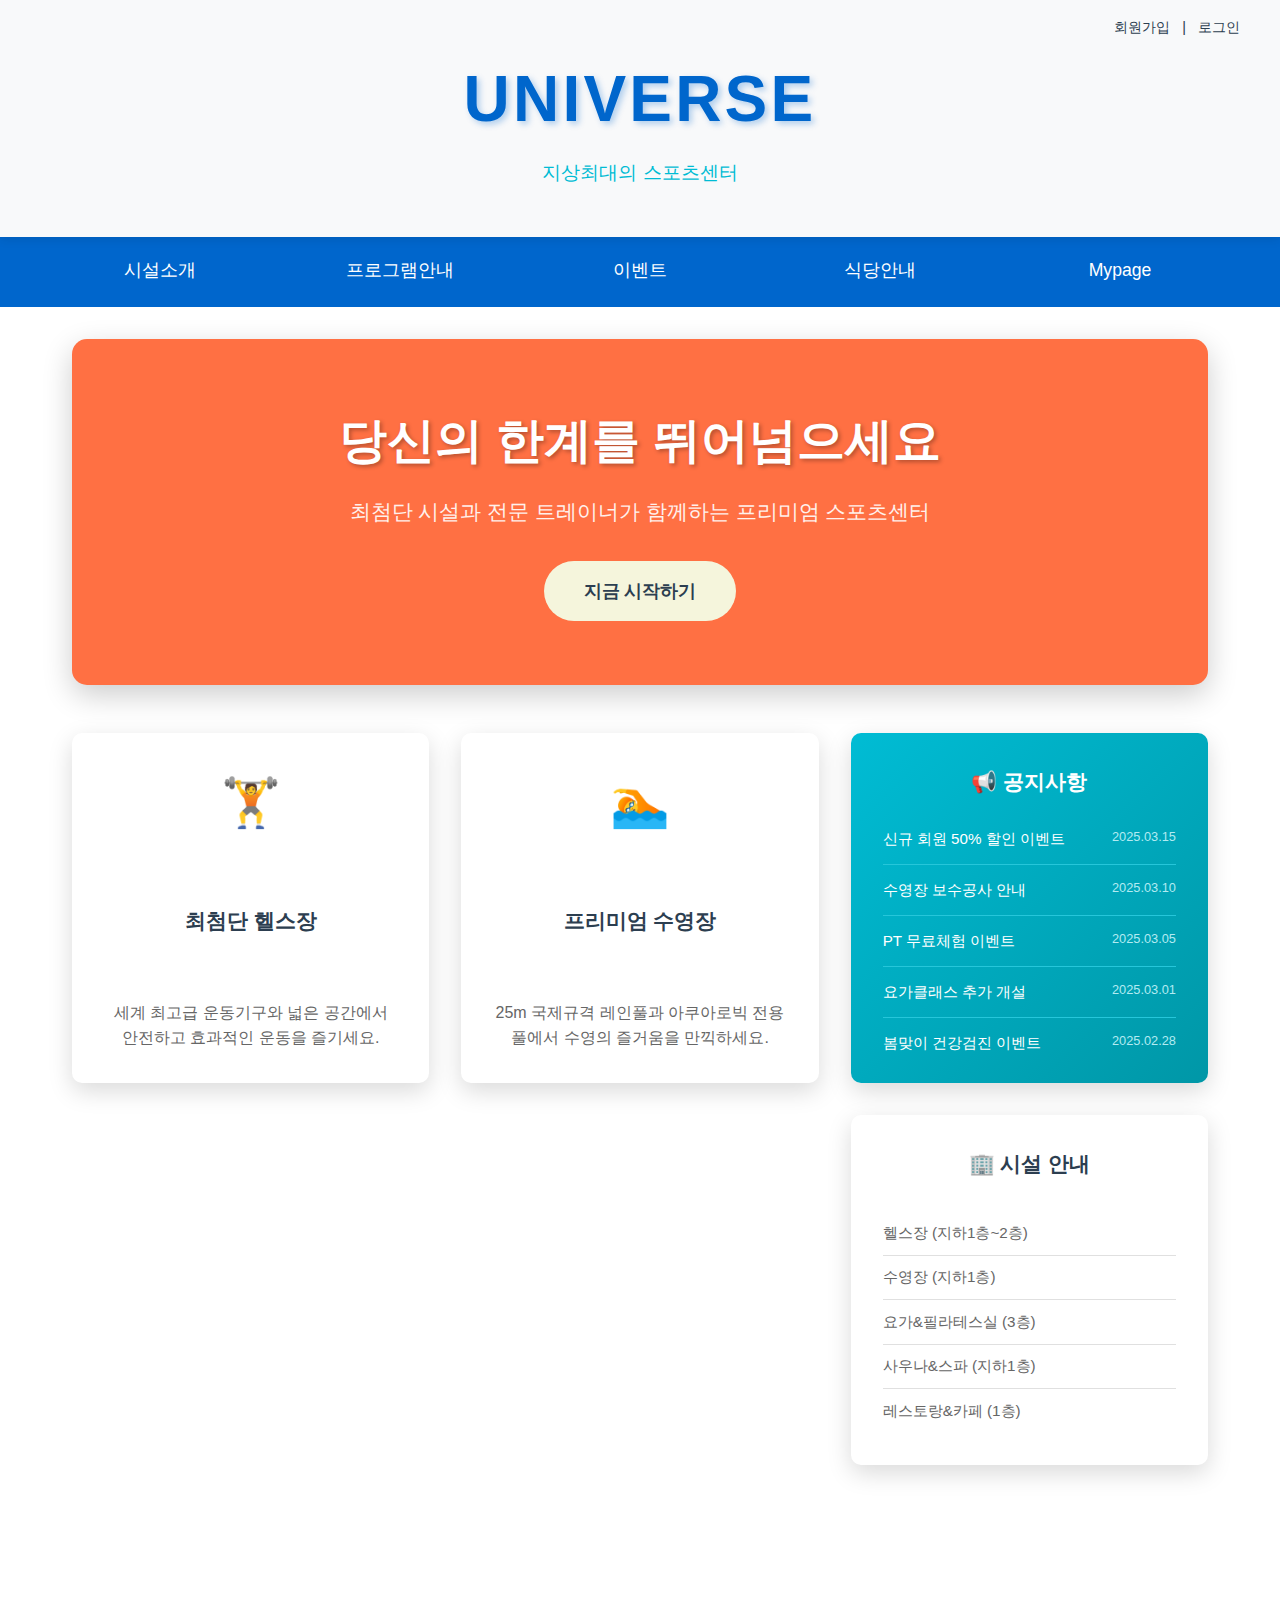
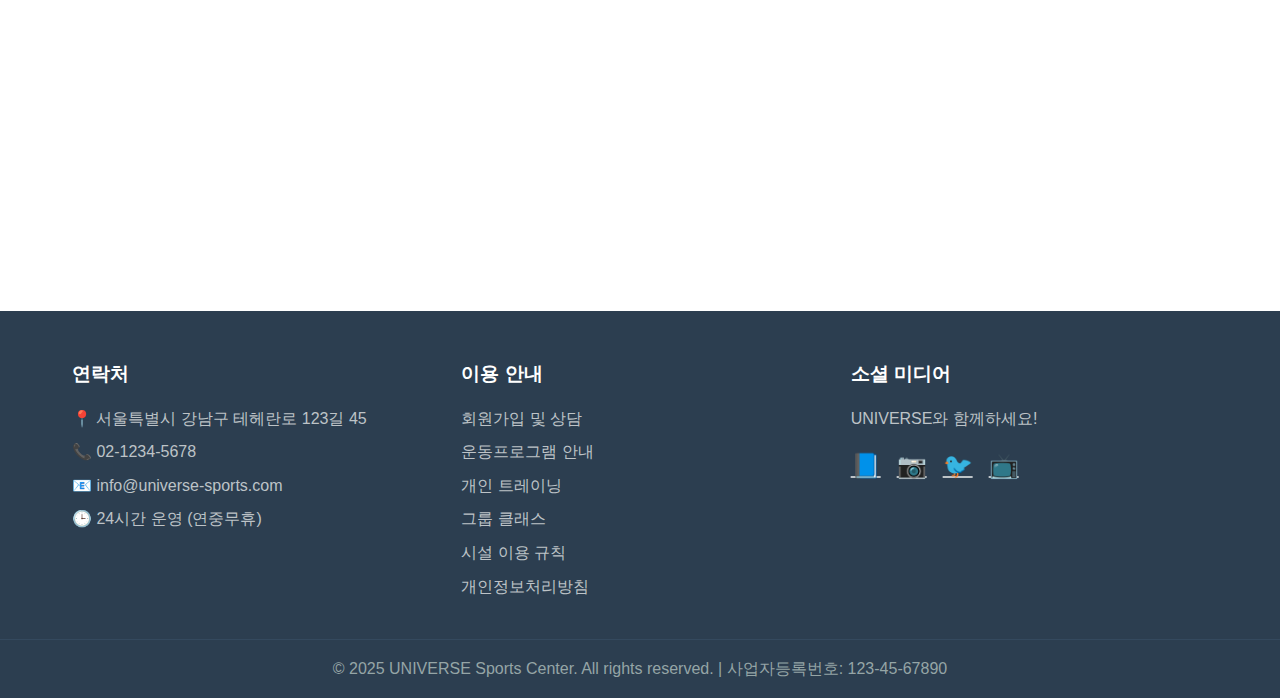
<file: index.html>
<!DOCTYPE html>
<html lang="ko">
<head>
    <meta charset="UTF-8">
    <meta name="viewport" content="width=device-width, initial-scale=1.0">
    <title>UNIVERSE - 지상최대의 스포츠센터</title>
    <link rel="stylesheet" href="styles.css">
</head>
<body>
    <!-- Header -->
    <header class="header">
        <div class="auth-links">
            <a href="#" id="signup">회원가입</a> |
            <a href="#" id="login">로그인</a>
        </div>
        
        <div class="logo">
            <h1>UNIVERSE</h1>
            <p>지상최대의 스포츠센터</p>
        </div>
    </header>

    <!-- Navigation -->
    <nav class="nav">
        <div class="nav-container">
            <div class="nav-item"><a href="#facilities">시설소개</a></div>
            <div class="nav-item"><a href="#programs">프로그램안내</a></div>
            <div class="nav-item"><a href="#events">이벤트</a></div>
            <div class="nav-item"><a href="#restaurant">식당안내</a></div>
            <div class="nav-item"><a href="#mypage">Mypage</a></div>
        </div>
    </nav>

    <!-- Main Content -->
    <main class="main-content">
        
        <!-- Hero Section -->
        <section class="hero">
            <h2>당신의 한계를 뛰어넘으세요</h2>
            <p>최첨단 시설과 전문 트레이너가 함께하는 프리미엄 스포츠센터</p>
            <a href="#" class="cta-button" id="start-btn">지금 시작하기</a>
        </section>

        <!-- Features Section -->
        <section class="features">
            <div class="feature-card">
                <div class="feature-icon">🏋️</div>
                <h3>최첨단 헬스장</h3>
                <p>세계 최고급 운동기구와 넓은 공간에서 안전하고 효과적인 운동을 즐기세요.</p>
            </div>
            <div class="feature-card">
                <div class="feature-icon">🏊</div>
                <h3>프리미엄 수영장</h3>
                <p>25m 국제규격 레인풀과 아쿠아로빅 전용 풀에서 수영의 즐거움을 만끽하세요.</p>
            </div>
            
            <!-- 공지사항 aside -->
            <aside class="notice-aside">
                <h3>📢 공지사항</h3>
                <ul class="notice-list">
                    <li>신규 회원 50% 할인 이벤트<span class="notice-date">2025.03.15</span></li>
                    <li>수영장 보수공사 안내<span class="notice-date">2025.03.10</span></li>
                    <li>PT 무료체험 이벤트<span class="notice-date">2025.03.05</span></li>
                    <li>요가클래스 추가 개설<span class="notice-date">2025.03.01</span></li>
                    <li>봄맞이 건강검진 이벤트<span class="notice-date">2025.02.28</span></li>
                </ul>
            </aside>
            
            <div class="feature-card">
                <div class="feature-icon">🧘</div>
                <h3>요가 & 필라테스</h3>
                <p>전문 강사와 함께하는 다양한 그룹클래스로 몸과 마음의 균형을 찾아보세요.</p>
            </div>
            <div class="feature-card">
                <div class="feature-icon">♨️</div>
                <h3>사우나 & 스파</h3>
                <p>한국식 찜질방과 프리미엄 스파에서 일상의 피로를 완전히 해소하세요.</p>
            </div>
            <!-- 시설 안내 aside -->
            <aside class="facility-aside">
                <h3>🏢 시설 안내</h3>
                <ul class="facility-list">
                    <li>헬스장 (지하1층~2층)</li>
                    <li>수영장 (지하1층)</li>
                    <li>요가&필라테스실 (3층)</li>
                    <li>사우나&스파 (지하1층)</li>
                    <li>레스토랑&카페 (1층)</li>
                </ul>
            </aside>
        </section>

        <!-- API Cards Section -->
        <section class="api-cards">
            <div class="weather-card api-card">
                <div class="api-icon">🌤️</div>
                <h3>오늘의 날씨</h3>
                <div class="api-content">
                    <p id="weather-temp">로딩 중...</p>
                    <p id="weather-desc">날씨 정보를 가져오는 중입니다</p>
                </div>
            </div>
            
            <div class="calendar-card api-card">
                <div class="api-icon">📅</div>
                <h3>오늘 날짜</h3>
                <div class="api-content">
                    <p id="current-date">2024년 3월 15일</p>
                    <p id="current-day">금요일</p>
                </div>
            </div>
            
            <div class="time-card api-card">
                <div class="api-icon">🕐</div>
                <h3>현재 시간</h3>
                <div class="api-content">
                    <p id="current-time">14:30:25</p>
                    <p id="time-period">오후</p>
                </div>
            </div>
        </section>
    </main>

    <!-- Footer -->
    <footer class="footer">
        <div class="footer-content">
            <div class="footer-section">
                <h3>연락처</h3>
                <p>📍 서울특별시 강남구 테헤란로 123길 45</p>
                <p>📞 02-1234-5678</p>
                <p>📧 info@universe-sports.com</p>
                <p>🕒 24시간 운영 (연중무휴)</p>
            </div>
            
            <div class="footer-section">
                <h3>이용 안내</h3>
                <ul>
                    <li>회원가입 및 상담</li>
                    <li>운동프로그램 안내</li>
                    <li>개인 트레이닝</li>
                    <li>그룹 클래스</li>
                    <li>시설 이용 규칙</li>
                    <li>개인정보처리방침</li>
                </ul>
            </div>
            
            <div class="footer-section">
                <h3>소셜 미디어</h3>
                <p>UNIVERSE와 함께하세요!</p>
                <div class="social-links">
                    <a href="#">📘</a>
                    <a href="#">📷</a>
                    <a href="#">🐦</a>
                    <a href="#">📺</a>
                </div>
            </div>
        </div>
        
        <div class="footer-bottom">
            <p>&copy; 2025 UNIVERSE Sports Center. All rights reserved. | 사업자등록번호: 123-45-67890</p>
        </div>
    </footer>
    <!-- 회원가입 모달 -->
    <div id="signup-modal" class="modal">
        <div class="modal-content">
            <div class="modal-header">
                <h2>UNIVERSE 회원가입</h2>
                <span class="close">&times;</span>
            </div>
            <form id="signup-form" class="modal-body">
                <div class="form-group">
                    <label for="signup-name">이름</label>
                    <input type="text" id="signup-name" name="name" required>
                </div>
                <div class="form-group">
                    <label for="signup-email">이메일</label>
                    <input type="email" id="signup-email" name="email" required>
                </div>
                <div class="form-group">
                    <label for="signup-phone">전화번호</label>
                    <input type="tel" id="signup-phone" name="phone" required>
                </div>
                <div class="form-group">
                    <label for="signup-password">비밀번호</label>
                    <input type="password" id="signup-password" name="password" required>
                </div>
                <div class="form-group">
                    <label for="signup-confirm-password">비밀번호 확인</label>
                    <input type="password" id="signup-confirm-password" name="confirmPassword" required>
                </div>
            </form>
            <div class="modal-footer">
                <button type="button" class="btn-cancel" id="cancel-signup">취소</button>
                <button type="submit" class="btn-confirm" id="confirm-signup">가입하기</button>
            </div>
        </div>
    </div>
        <!-- 로그인 모달 -->
    <div id="login-modal" class="modal">
        <div class="modal-content">
            <div class="modal-header">
                <h2>UNIVERSE 로그인</h2>
                <span class="close-login">&times;</span>
            </div>
            <form id="login-form" class="modal-body">
                <div class="form-group">
                    <label for="login-id">아이디 (이메일)</label>
                    <input type="email" id="login-id" name="loginId" required>
                </div>
                <div class="form-group">
                    <label for="login-password">비밀번호</label>
                    <input type="password" id="login-password" name="loginPassword" required>
                </div>
            </form>
            <div class="modal-footer">
                <button type="button" class="btn-cancel" id="cancel-login">취소</button>
                <button type="submit" class="btn-confirm" id="confirm-login">로그인</button>
            </div>
        </div>
    </div>     
    <script src="main.js"></script>
</body>
</html>
</file>
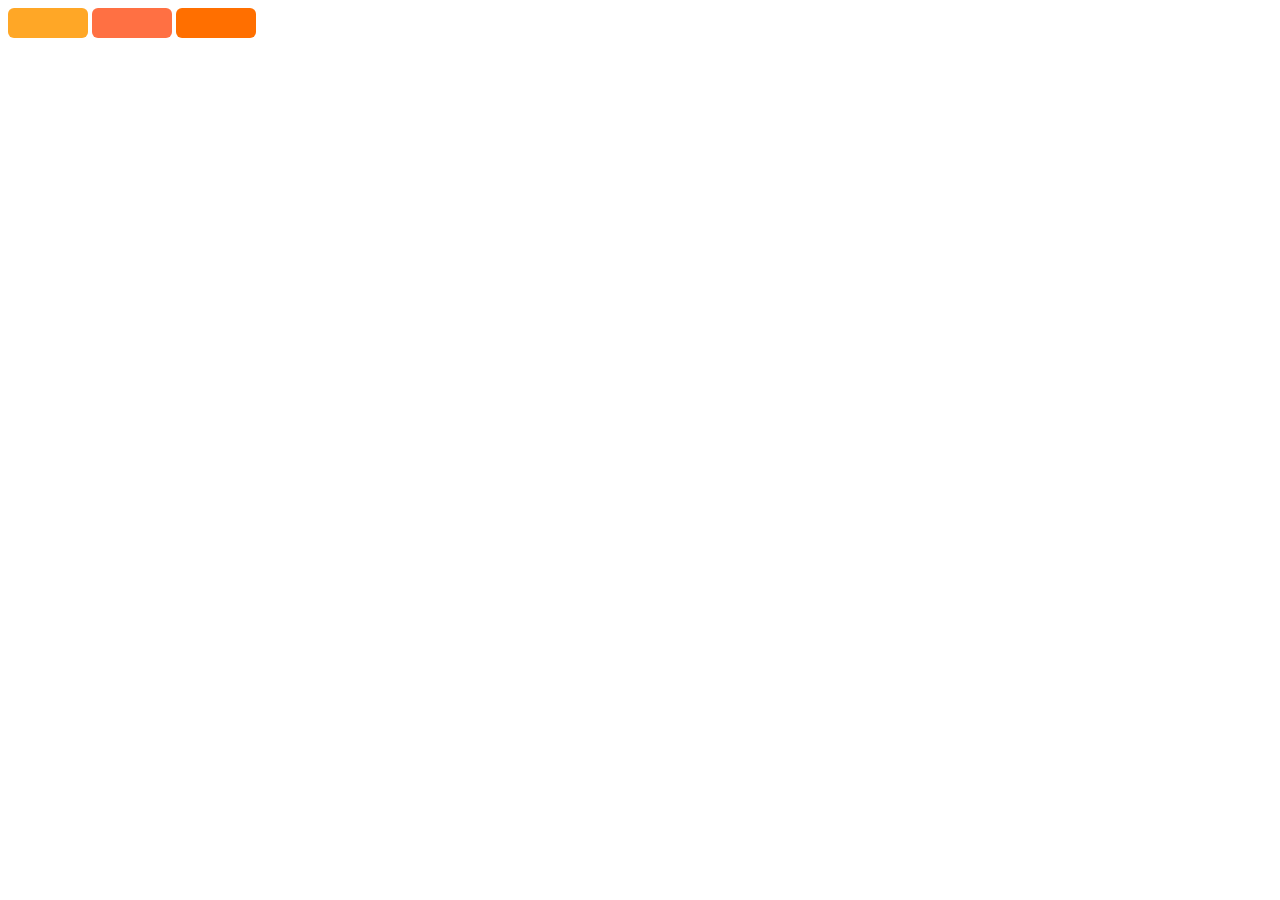
<file: color.html>
<!DOCTYPE html>
<html lang="en">
<head>
    <meta charset="UTF-8">
    <meta name="viewport" content="width=device-width, initial-scale=1.0">
    <title>Document</title>
</head>
<body>
    <div style="width: 80px; height: 30px; background-color: #FFA726; border-radius: 6px; display: inline-block;"></div>
    <div style="width: 80px; height: 30px; background-color: #FF7043; border-radius: 6px; display: inline-block;"></div>
    <div style="width: 80px; height: 30px; background-color: #FF6F00; border-radius: 6px; display: inline-block;"></div>
    
</body>
</html>
</file>
<file: styles.css>
* {
    margin: 0;
    padding: 0;
    box-sizing: border-box;
}

body {
    font-family: 'Arial', sans-serif;
    background-color: #ffffff;
    color: #2c3e50;
    line-height: 1.6;
}

/* Header */
.header {
    background-color: #f8f9fa;
    padding: 1rem 0;
    box-shadow: 0 2px 10px rgba(0,0,0,0.1);
    position: relative;
}

.auth-links {
    position: absolute;
    top: 1rem;
    right: 2rem;
    font-size: 0.9rem;
}

.auth-links a {
    color: #2c3e50;
    text-decoration: none;
    margin: 0 0.5rem;
    transition: color 0.3s;
}

.auth-links a:hover {
    color: #00bcd4;
}

.logo {
    text-align: center;
    margin: 2rem 0;
}

.logo h1 {
    font-size: 4rem;
    font-weight: bold;
    color: #0066CC;
    text-shadow: 3px 3px 6px rgba(0,102,204,0.3);
    letter-spacing: 0.2rem;
}

.logo p {
    font-size: 1.2rem;
    color: #00bcd4;
    margin-top: 0.5rem;
    font-weight: 300;
}

/* Navigation */
.nav {
    background-color: #0066CC;
    padding: 0;
}

.nav-container {
    display: flex;
    justify-content: center;
    max-width: 1200px;
    margin: 0 auto;
}

.nav-item {
    flex: 1;
    text-align: center;
}

.nav-item a {
    display: block;
    color: white;
    text-decoration: none;
    padding: 1.2rem 2rem;
    font-size: 1.1rem;
    font-weight: 500;
    transition: all 0.3s ease;
    border-bottom: 3px solid transparent;
}

.nav-item a:hover {
    background-color: #00bcd4;
    border-bottom-color: #2c3e50;
    color: #2c3e50;
}

/* Main Content */
.main-content {
    max-width: 1200px;
    margin: 0 auto;
    padding: 0 2rem;
}

/* Hero Section */
.hero {
    background-color: #FF7043;
    color: white;
    padding: 4rem 2rem;
    text-align: center;
    margin: 2rem 0;
    border-radius: 15px;
    box-shadow: 0 10px 30px rgba(0,0,0,0.2);
}

.hero h2 {
    font-size: 3rem;
    margin-bottom: 1rem;
    text-shadow: 2px 2px 4px rgba(0,0,0,0.3);
}

.hero p {
    font-size: 1.3rem;
    margin-bottom: 2rem;
    opacity: 0.9;
}

.cta-button {
    background-color: #f5f5dc;
    color: #2c3e50;
    padding: 1rem 2.5rem;
    font-size: 1.1rem;
    font-weight: bold;
    border: none;
    border-radius: 50px;
    cursor: pointer;
    transition: all 0.3s ease;
    text-decoration: none;
    display: inline-block;
}

.cta-button:hover {
    background-color: #e8e8d0;
    transform: translateY(-2px);
    box-shadow: 0 5px 15px rgba(0,0,0,0.2);
}

/* Features Section */
.features {
    display: grid;
    grid-template-columns: repeat(3, 1fr);
    gap: 2rem;
    margin: 3rem 0;
}

/* 모든 카드 통일 스타일 */
.feature-card, .notice-aside, .facility-aside {
    background: white;
    padding: 2rem;
    border-radius: 10px;
    box-shadow: 0 8px 25px rgba(0,0,0,0.15);
    text-align: center;
    transition: transform 0.3s ease;
    height: 350px;
    display: flex;
    flex-direction: column;
    justify-content: space-between;
}

.feature-card:hover {
    transform: translateY(-5px);
}

.feature-icon {
    font-size: 3rem;
    color: #00bcd4;
    margin-bottom: 1rem;
}

.feature-card h3 {
    color: #2c3e50;
    margin-bottom: 1rem;
    font-size: 1.3rem;
}

.feature-card p {
    color: #666;
    line-height: 1.6;
}

/* 공지사항 aside */
.notice-aside {
    background: linear-gradient(135deg, #00bcd4 0%, #0097a7 100%);
    color: white;
}

.notice-aside h3 {
    color: white;
    margin-bottom: 1rem;
    font-size: 1.3rem;
}

.notice-list {
    list-style: none;
    text-align: left;
}

.notice-list li {
    padding: 0.8rem 0;
    border-bottom: 1px solid #26c6da;
    cursor: pointer;
    transition: color 0.3s;
    font-size: 0.95rem;
    color: white;
}

.notice-list li:hover {
    color: #e0f7fa;
}

.notice-list li:last-child {
    border-bottom: none;
}

.notice-date {
    font-size: 0.8rem;
    color: #b2ebf2;
    float: right;
}

/* 시설 안내 aside */
.facility-aside {
    background: white;
    color: #2c3e50;
}

.facility-aside h3 {
    color: #2c3e50;
    margin-bottom: 1rem;
    font-size: 1.3rem;
}

.facility-list {
    list-style: none;
    text-align: left;
}

.facility-list li {
    padding: 0.6rem 0;
    border-bottom: 1px solid #e0e0e0;
    color: #666;
    font-size: 0.95rem;
}

.facility-list li:last-child {
    border-bottom: none;
}

.facility-list li:hover {
    color: #00bcd4;
    cursor: pointer;
}

/* API Cards Section */
.api-cards {
    display: grid;
    grid-template-columns: repeat(3, 1fr);
    gap: 2rem;
    margin: 2rem 0;
}

.api-card {
    background: white;
    padding: 2rem;
    border-radius: 10px;
    box-shadow: 0 8px 25px rgba(0,0,0,0.15);
    text-align: center;
    height: 350px;
    display: flex;
    flex-direction: column;
    justify-content: flex-start;
    align-items: center;
    transition: transform 0.3s ease;
}

.api-card:hover {
    transform: translateY(-5px);
}

.api-icon {
    font-size: 3rem;
    margin-bottom: 1rem;
}

.api-card h3 {
    color: #0066CC;
    margin-bottom: 1.5rem;
    font-size: 1.3rem;
}

.api-content {
    margin-top: auto;
    margin-bottom: auto;
}

.api-content p {
    color: #666;
    font-size: 1.1rem;
    margin: 0.5rem 0;
}

#current-time {
    font-size: 2rem;
    font-weight: bold;
    color: #2c3e50;
}

#weather-temp {
    font-size: 2rem;
    font-weight: bold;
    color: #2c3e50;
}

#current-date {
    font-size: 1.5rem;
    font-weight: bold;
    color: #2c3e50;
}

/* Footer */
.footer {
    background-color: #2c3e50;
    color: white;
    padding: 3rem 0 1rem;
    margin-top: 3rem;
}

.footer-content {
    max-width: 1200px;
    margin: 0 auto;
    padding: 0 2rem;
    display: grid;
    grid-template-columns: repeat(auto-fit, minmax(250px, 1fr));
    gap: 2rem;
}

.footer-section h3 {
    color: white;
    margin-bottom: 1rem;
    font-size: 1.2rem;
}

.footer-section p,
.footer-section li {
    color: #bdc3c7;
    margin-bottom: 0.5rem;
    line-height: 1.6;
}

.footer-section ul {
    list-style: none;
}

.footer-section ul li {
    cursor: pointer;
    transition: color 0.3s;
}

.footer-section ul li:hover {
    color: #00bcd4;
}

.social-links {
    display: flex;
    gap: 1rem;
    margin-top: 1rem;
}

.social-links a {
    color: #bdc3c7;
    font-size: 1.5rem;
    transition: color 0.3s;
}

.social-links a:hover {
    color: #00bcd4;
}

.footer-bottom {
    border-top: 1px solid #34495e;
    margin-top: 2rem;
    padding-top: 1rem;
    text-align: center;
    color: #95a5a6;
}

/* Responsive Design */
@media (max-width: 768px) {
    .logo h1 {
        font-size: 2.5rem;
    }

    .nav-container {
        flex-direction: column;
    }

    .hero h2 {
        font-size: 2rem;
    }

    .features {
        grid-template-columns: 1fr;
    }

    .api-cards {
        grid-template-columns: 1fr;
    }

    .auth-links {
        position: static;
        text-align: center;
        margin-bottom: 1rem;
    }
}

/* 모달 스타일 */
.modal {
    display: none;
    position: fixed;
    z-index: 1000;
    left: 0;
    top: 0;
    width: 100%;
    height: 100%;
    background-color: rgba(0, 0, 0, 0.5);
}

.modal-content {
    background-color: white;
    margin: 5% auto;
    border-radius: 15px;
    width: 90%;
    max-width: 500px;
    box-shadow: 0 10px 30px rgba(0, 0, 0, 0.3);
    animation: slideIn 0.3s ease;
}

@keyframes slideIn {
    from { transform: translateY(-50px); opacity: 0; }
    to { transform: translateY(0); opacity: 1; }
}

.modal-header {
    background: linear-gradient(135deg, #0066CC 0%, #0052A3 100%);
    color: white;
    padding: 1.5rem 2rem;
    border-radius: 15px 15px 0 0;
    display: flex;
    justify-content: space-between;
    align-items: center;
}

.modal-header h2 {
    margin: 0;
    font-size: 1.5rem;
}

.close {
    font-size: 2rem;
    cursor: pointer;
    transition: opacity 0.3s;
}

.close:hover {
    opacity: 0.7;
}

.modal-body {
    padding: 2rem;
}

.form-group {
    margin-bottom: 1.5rem;
}

.form-group label {
    display: block;
    margin-bottom: 0.5rem;
    color: #2c3e50;
    font-weight: 500;
}

.form-group input {
    width: 100%;
    padding: 0.8rem;
    border: 2px solid #e0e0e0;
    border-radius: 8px;
    font-size: 1rem;
    transition: border-color 0.3s;
}

.form-group input:focus {
    outline: none;
    border-color: #0066CC;
    box-shadow: 0 0 0 3px rgba(0, 102, 204, 0.1);
}

.modal-footer {
    padding: 1.5rem 2rem;
    display: flex;
    gap: 1rem;
    justify-content: flex-end;
    border-top: 1px solid #e0e0e0;
}

.btn-cancel, .btn-confirm {
    padding: 0.8rem 2rem;
    border: none;
    border-radius: 8px;
    font-size: 1rem;
    font-weight: 500;
    cursor: pointer;
    transition: all 0.3s ease;
}

.btn-cancel {
    background-color: #f8f9fa;
    color: #666;
    border: 1px solid #e0e0e0;
}

.btn-cancel:hover {
    background-color: #e9ecef;
}

.btn-confirm {
    background-color: #0066CC;
    color: white;
}

.btn-confirm:hover {
    background-color: #0052A3;
    transform: translateY(-2px);
    box-shadow: 0 5px 15px rgba(0, 102, 204, 0.3);
}
</file>
